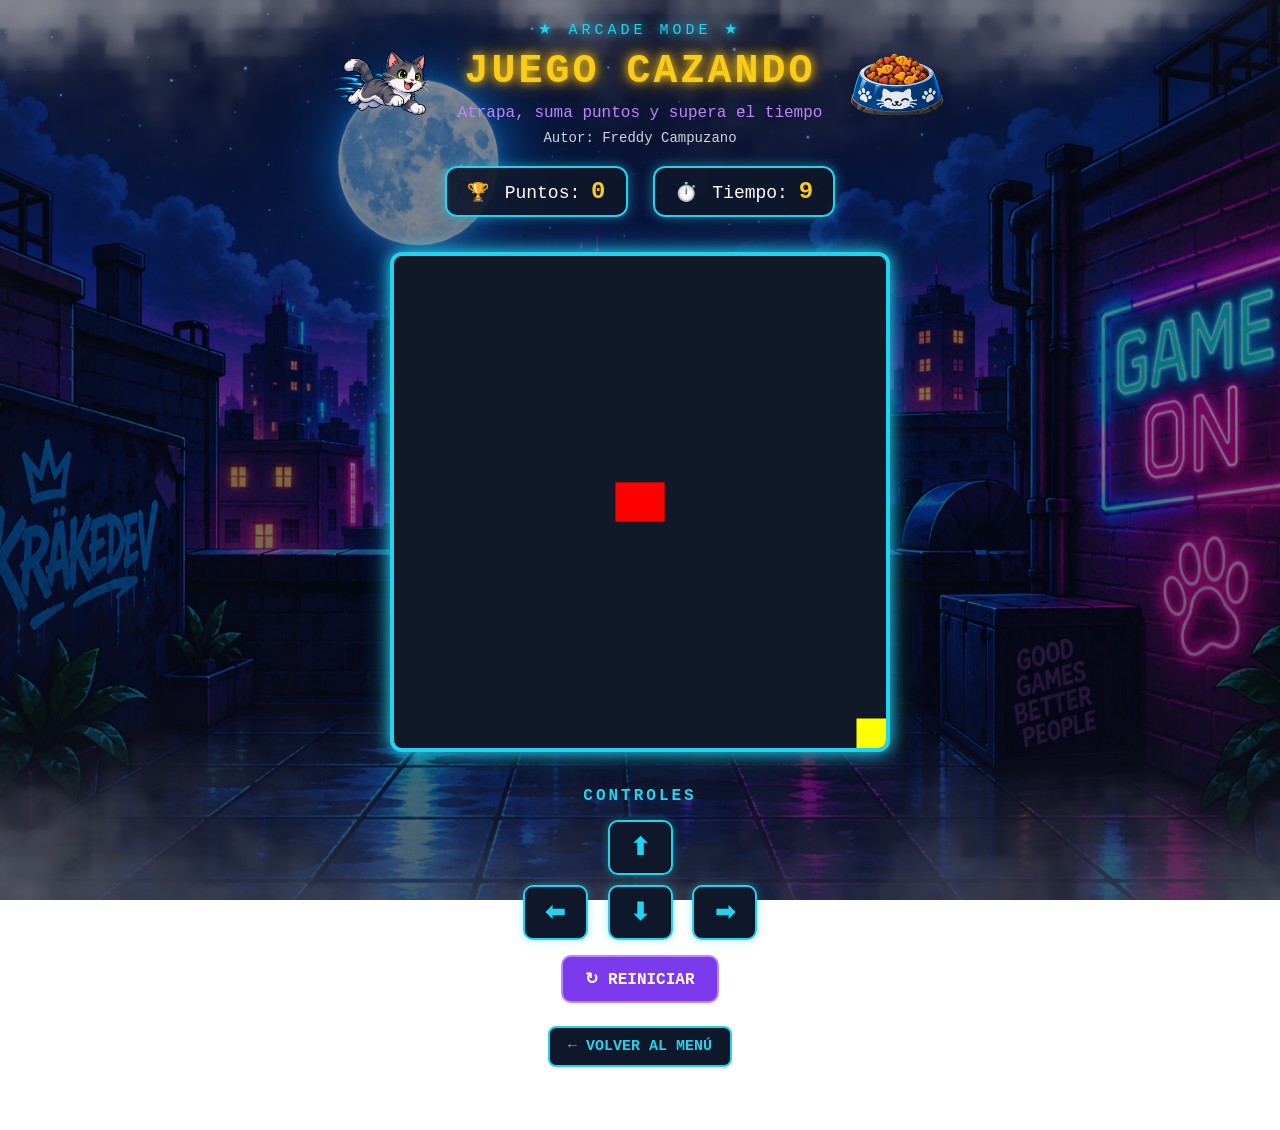
<file: index.html>
<!DOCTYPE html>
<html>
<head>
  <title>Juego Cazando</title>
  <link rel="stylesheet" href="cazando.css">
  <script src="utilitarios.js"></script>
</head>
<body onload="iniciarJuego();">
  <div class="contenedor">
    <header class="encabezado">
      <img src="gato.png" class="imagenDecorativa" alt="Gato">
      <div class="datosEncabezado">
        <p class="modoArcade">★ ARCADE MODE ★</p>
        <h1>JUEGO CAZANDO</h1>
        <p class="subtitulo">Atrapa, suma puntos y supera el tiempo</p>
        <p class="autor">Autor: Freddy Campuzano</p>
      </div>
      <img src="comida.png" class="imagenDecorativa" alt="Comida">
    </header>
    <div class="panel">
      <div class="datoPanel">
        <span class="iconoPanel">🏆</span>
        <span>Puntos:</span>
        <span id="puntos">0</span>
      </div>
      <div class="datoPanel">
        <span class="iconoPanel">⏱️</span>
        <span>Tiempo:</span>
        <span id="tiempo">10</span>
      </div>
    </div>
    <div class="zonaJuego">
      <canvas id="areaJuego" width="500" height="500"></canvas>
    </div>
    <p class="tituloControles">CONTROLES</p>
    <div class="controles">
      <button class="botonMovimiento" onclick="moverArriba()">⬆</button>
      <br>
      <button class="botonMovimiento" onclick="moverIzquierda()">⬅</button>
      <button class="botonMovimiento" onclick="moverAbajo()">⬇</button>
      <button class="botonMovimiento" onclick="moverDerecha()">➡</button>
      <br>
      <button class="botonReiniciar" onclick="reiniciarJuego()">↻ REINICIAR</button>
    </div>
    <div class="volverMenu">
      <a href="https://menu-u7oc.vercel.app/" class="botonMenu">← VOLVER AL MENÚ</a>
    </div>
    <p id="mensaje"></p>
  </div>
  <script src="cazando.js"></script>
</body>
</html>
</file>
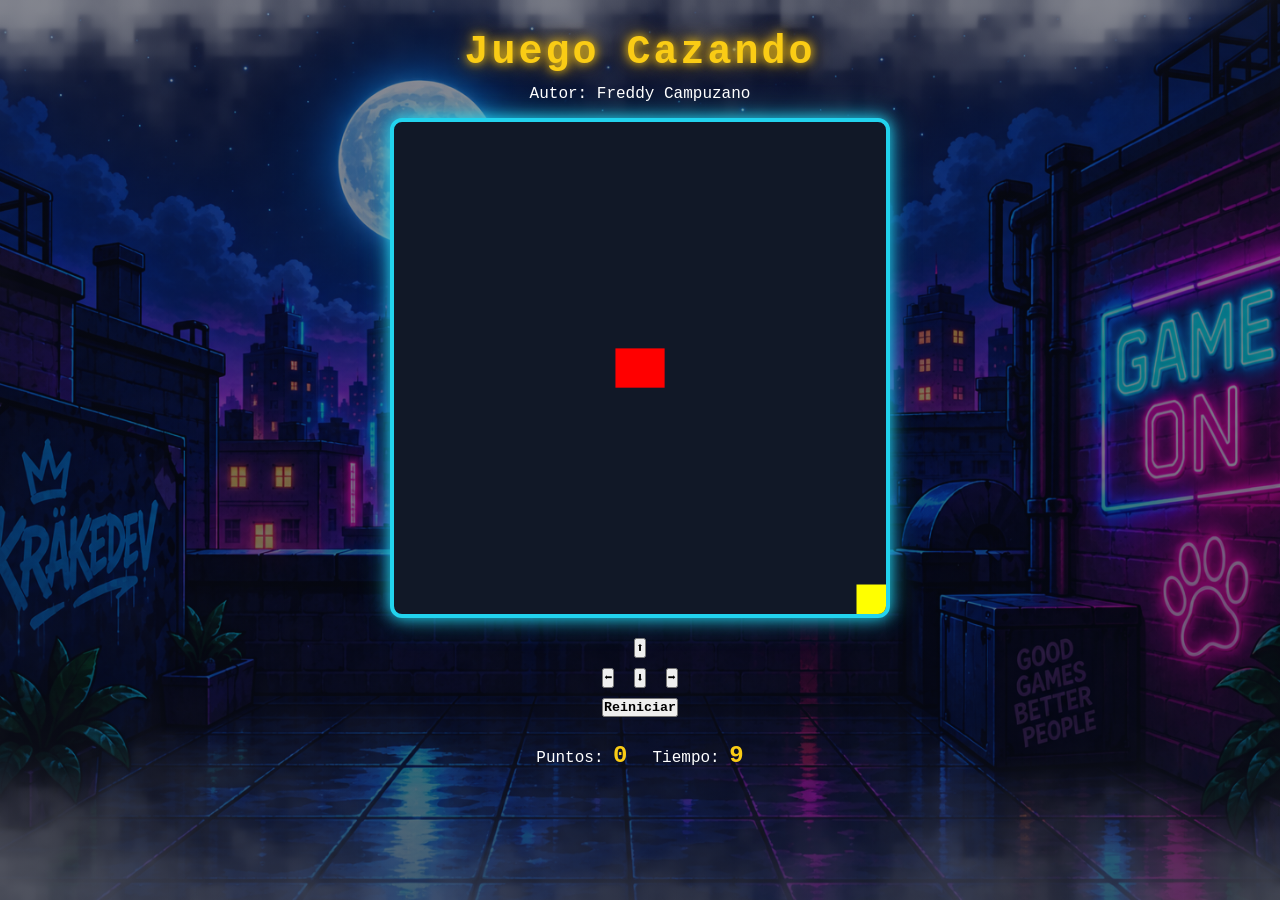
<file: cazando.html>
<!DOCTYPE html>
<html>
<head>
  <title>Juego Cazando</title>
  <link rel="stylesheet" href="cazando.css">
  <script src="utilitarios.js"></script>
</head>
<body onload="iniciarJuego();">

  <h1>Juego Cazando</h1>
  <p>Autor: Freddy Campuzano</p>
  <canvas id="areaJuego" width="500" height="500"></canvas>

  <div class="controles">
    <button onclick="moverArriba()">⬆</button>
    <br>
    <button onclick="moverIzquierda()">⬅</button>
    <button onclick="moverAbajo()">⬇</button>
    <button onclick="moverDerecha()">➡</button>
    <br>
    <button onclick="reiniciarJuego()">Reiniciar</button>
  </div>


  <div class="panel">
    <span>Puntos: <span id="puntos">0</span></span>
    <span>Tiempo: <span id="tiempo">10</span></span>
  </div>

  <p id="mensaje"></p>

  <script src="cazando.js"></script>
</body>
</html>
</file>
<file: cazando.css>
*{
  margin:0;
  padding:0;
  box-sizing:border-box;
}
body{
  text-align:center;
  font-family:"Courier New",monospace;
  background-image:linear-gradient(rgba(2,6,23,0.45),rgba(2,6,23,0.60)),url("fondoCazando.png");
  background-size:cover;
  background-position:center;
  background-attachment:fixed;
  background-repeat:no-repeat;
  color:white;
  min-height:100vh;
  padding:20px;
}
.contenedor{
  max-width:800px;
  margin:0 auto;
}
.encabezado{
  display:flex;
  justify-content:center;
  align-items:center;
  gap:25px;
  margin-bottom:20px;
}
.datosEncabezado{
  text-align:center;
}
.imagenDecorativa{
  width:100px;
  height:100px;
  object-fit:contain;
  transition:0.3s;
}
.imagenDecorativa:hover{
  transform:scale(1.12);
}
.modoArcade{
  color:#22d3ee;
  letter-spacing:4px;
  font-size:15px;
  text-shadow:0 0 10px #22d3ee;
}
h1{
  color:#facc15;
  margin:10px 0;
  font-size:40px;
  letter-spacing:3px;
  text-shadow:0 0 10px #facc15,0 0 20px #ca8a04;
}
.subtitulo{
  color:#c084fc;
  margin-bottom:8px;
}
.autor{
  color:#cbd5e1;
  font-size:14px;
}
.panel{
  margin:20px 0;
  display:flex;
  justify-content:center;
  gap:25px;
  flex-wrap:wrap;
}
.datoPanel{
  background-color:rgba(15,23,42,0.90);
  border:2px solid #22d3ee;
  border-radius:12px;
  padding:10px 20px;
  box-shadow:0 0 12px rgba(34,211,238,0.5);
  font-size:18px;
}
.iconoPanel{
  margin-right:5px;
}
#puntos,#tiempo{
  color:#facc15;
  font-size:24px;
  font-weight:bold;
}
.zonaJuego{
  display:flex;
  justify-content:center;
}
canvas{
  background-color:#111827;
  border:4px solid #22d3ee;
  border-radius:12px;
  display:block;
  margin:15px auto;
  width:100%;
  max-width:500px;
  height:auto;
  box-shadow:0 0 15px #22d3ee,0 0 30px rgba(34,211,238,0.4);
}
.tituloControles{
  color:#22d3ee;
  letter-spacing:3px;
  margin-top:20px;
  font-weight:bold;
}
.controles{
  margin-top:10px;
}
button{
  margin:5px;
  cursor:pointer;
  font-family:"Courier New",monospace;
  font-weight:bold;
  transition:0.2s;
}
.botonMovimiento{
  width:65px;
  height:55px;
  font-size:24px;
  background-color:#0f172a;
  color:#22d3ee;
  border:2px solid #22d3ee;
  border-radius:10px;
  box-shadow:0 0 8px rgba(34,211,238,0.4);
}
.botonMovimiento:hover{
  background-color:#22d3ee;
  color:#020617;
  transform:scale(1.08);
}
.botonMovimiento:active{
  transform:scale(0.95);
}
.botonReiniciar{
  margin-top:10px;
  padding:12px 22px;
  font-size:16px;
  background-color:#7c3aed;
  color:white;
  border:2px solid #c084fc;
  border-radius:10px;
}
.botonReiniciar:hover{
  background-color:#c084fc;
  color:#020617;
  transform:scale(1.05);
}
.volverMenu{
  display:flex;
  justify-content:center;
  margin-top:18px;
}
.botonMenu{
  display:inline-block;
  padding:10px 18px;
  background-color:#0f172a;
  color:#22d3ee;
  border:2px solid #22d3ee;
  border-radius:8px;
  text-decoration:none;
  font-weight:bold;
  font-size:15px;
  transition:0.2s;
}
.botonMenu:hover{
  background-color:#22d3ee;
  color:#020617;
  transform:scale(1.05);
}
#mensaje{
  font-size:20px;
  font-weight:bold;
  color:#fb7185;
  margin-top:18px;
  min-height:25px;
}
@media(max-width:600px){
  body{
    padding:10px;
  }
  .encabezado{
    gap:8px;
  }
  .imagenDecorativa{
    width:65px;
    height:65px;
  }
  h1{
    font-size:26px;
  }
  .modoArcade{
    font-size:12px;
    letter-spacing:2px;
  }
  .subtitulo{
    font-size:13px;
  }
  .panel{
    gap:10px;
  }
  .datoPanel{
    padding:8px 14px;
    font-size:15px;
  }
  .botonMovimiento{
    width:60px;
    height:52px;
  }
}
</file>
